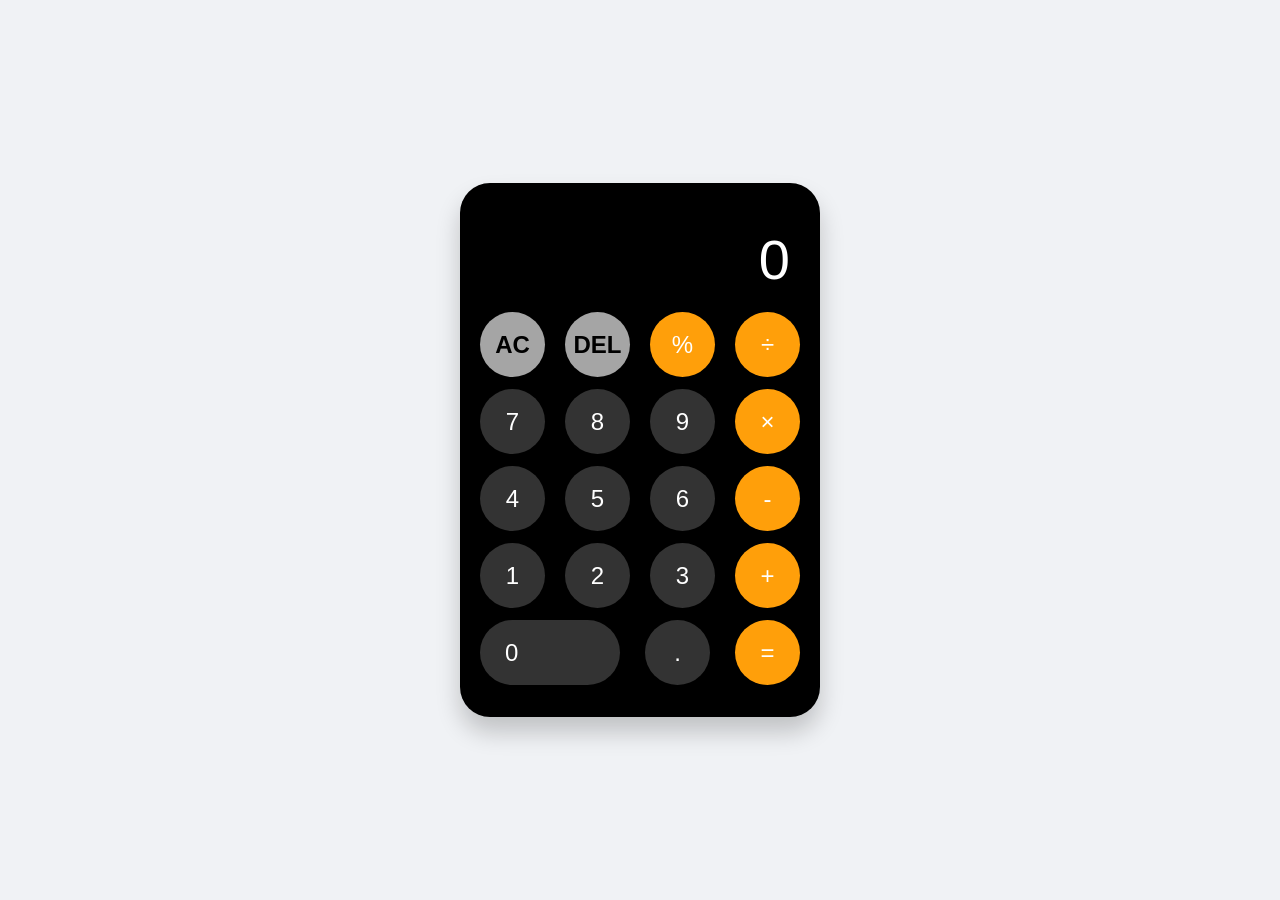
<file: Calculator/index.html>
<!DOCTYPE html>
<html lang="en">
<head>
    <meta charset="UTF-8">
    <title>Basic Calculator</title>
    <link rel="stylesheet" href="Cal_Style.css">
</head>
<body>

    <div class="main-wrapper">
        <div class="calc-body">
            <div class="screen">
                <div id="prev-operand"></div>
                <div id="curr-operand">0</div>
            </div>

            <div class="calc-row">
                <button class="btn action-btn" onclick="clearDisplay()">AC</button>
                <button class="btn action-btn" onclick="deleteNumber()">DEL</button>
                <button class="btn operator-btn" onclick="chooseOperation('%')">%</button>
                <button class="btn operator-btn" onclick="chooseOperation('/')">÷</button>
            </div>
            
            <div class="calc-row">
                <button class="btn num-btn" onclick="appendNumber('7')">7</button>
                <button class="btn num-btn" onclick="appendNumber('8')">8</button>
                <button class="btn num-btn" onclick="appendNumber('9')">9</button>
                <button class="btn operator-btn" onclick="chooseOperation('*')">×</button>
            </div>

            <div class="calc-row">
                <button class="btn num-btn" onclick="appendNumber('4')">4</button>
                <button class="btn num-btn" onclick="appendNumber('5')">5</button>
                <button class="btn num-btn" onclick="appendNumber('6')">6</button>
                <button class="btn operator-btn" onclick="chooseOperation('-')">-</button>
            </div>

            <div class="calc-row">
                <button class="btn num-btn" onclick="appendNumber('1')">1</button>
                <button class="btn num-btn" onclick="appendNumber('2')">2</button>
                <button class="btn num-btn" onclick="appendNumber('3')">3</button>
                <button class="btn operator-btn" onclick="chooseOperation('+')">+</button>
            </div>

            <div class="calc-row">
                <button class="btn num-btn zero" onclick="appendNumber('0')">0</button>
                <button class="btn num-btn" onclick="appendNumber('.')">.</button>
                <button class="btn equal-btn" onclick="compute()">=</button>
            </div>
        </div>
    </div>

    <script src="Cal_Logic.js"></script>
</body>
</html>
</file>
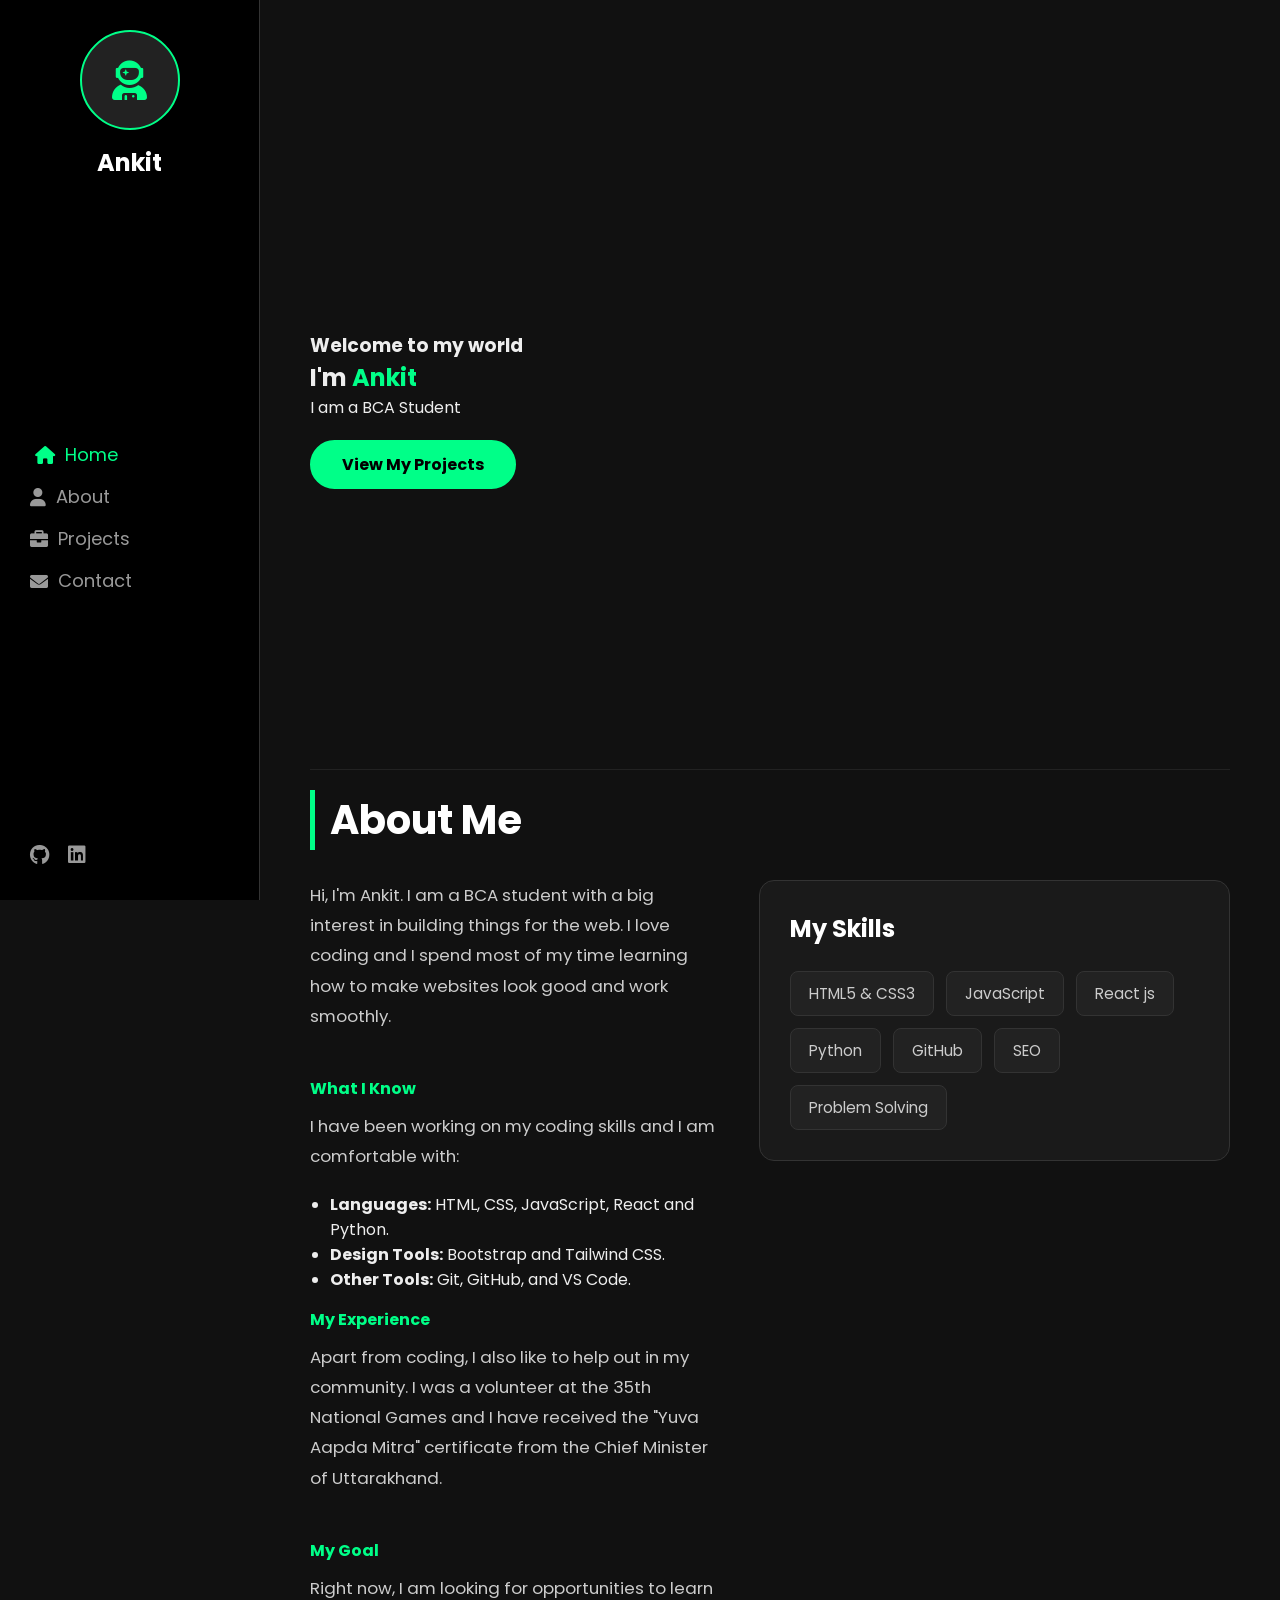
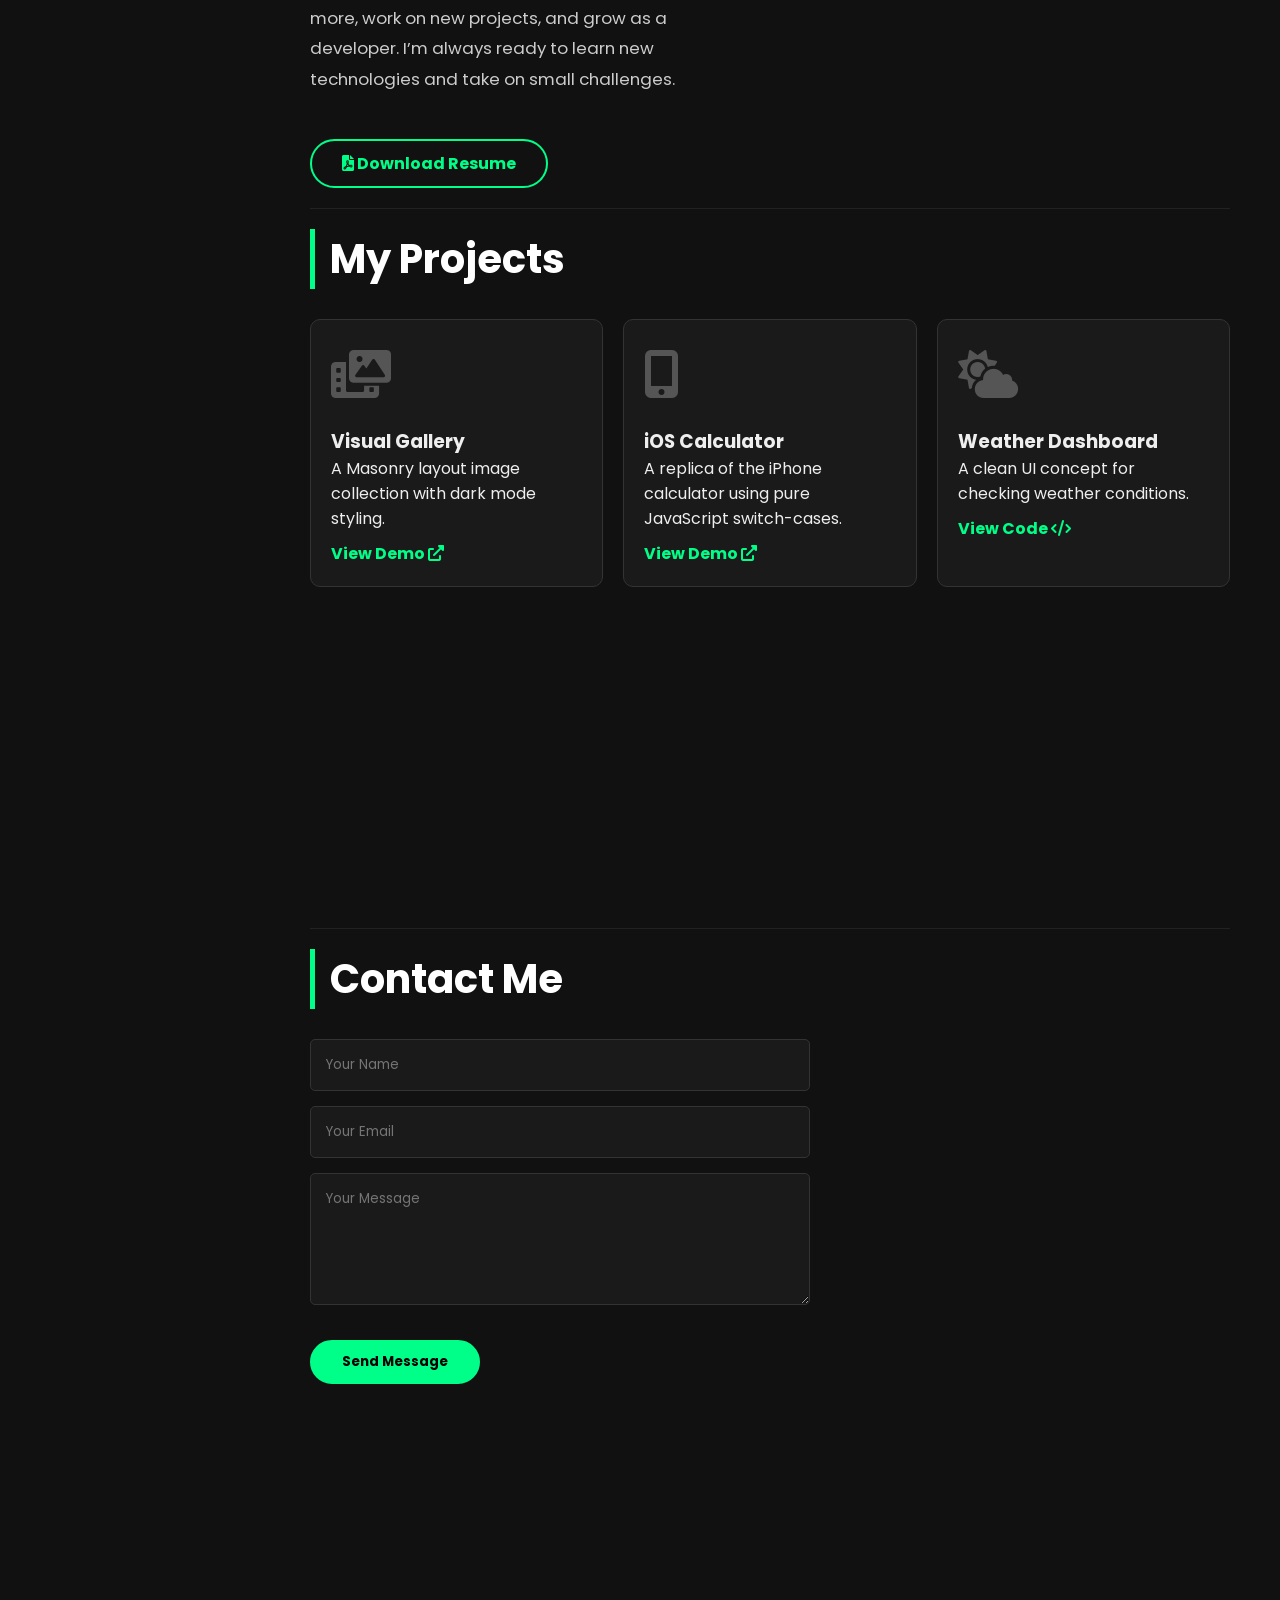
<file: CodeAlpha_PortfolioSite/index.html>
<!DOCTYPE html>
<html lang="en">
<head>
    <meta charset="UTF-8">
    <meta name="viewport" content="width=device-width, initial-scale=1.0">
    <title>Ankit | Student Portfolio</title>
    <link rel="stylesheet" href="Portfolio_Style.css">
    <link rel="stylesheet" href="https://cdnjs.cloudflare.com/ajax/libs/font-awesome/6.0.0/css/all.min.css">
</head>
<body>

    <header class="sidebar">
        <div class="profile">
            <div class="profile-img">
                <i class="fas fa-user-astronaut"></i>
            </div>
            <h2>Ankit</h2>
        </div>
        <nav>
            <ul>
                <li><a href="#home" class="active"><i class="fas fa-home"></i> Home</a></li>
                <li><a href="#about"><i class="fas fa-user"></i> About</a></li>
                <li><a href="#portfolio"><i class="fas fa-briefcase"></i> Projects</a></li>
                <li><a href="#contact"><i class="fas fa-envelope"></i> Contact</a></li>
            </ul>
        </nav>
        <div class="footer-social">
            <a href="Https://github.com/Bgankit"><i class="fab fa-github"></i></a>
            <a href="Https://www.linkedin.com/in/ankit-pokhriyal-365293246?utm_source=share&utm_campaign=share_via&utm_content=profile&utm_medium=android_app"><i class="fab fa-linkedin"></i></a>
        </div>
    </header>

    <main class="content">
        
        <section id="home" class="section home-section">
            <h3>Welcome to my world</h3>
            <h1>I'm <span class="text-highlight">Ankit</span></h1>
            <p>I am a <span class="typing-text"></span></p>
            <a href="#portfolio" class="btn">View My Projects</a>
        </section>

        <section id="about" class="section">
            <h2 class="heading">About Me</h2>
            
            <div class="about-flex-container">
                <div class="about-text">
                    <p>Hi, I'm Ankit. I am a BCA student with a big interest in building things for the web. I love coding and I spend most of my time learning how to make websites look good and work smoothly.</p>
                    
                    <br>
                    <h4>What I Know</h4>
                    <p>I have been working on my coding skills and I am comfortable with:</p>
                    <ul style="margin-left: 20px; margin-bottom: 15px;">
                        <li><strong>Languages:</strong> HTML, CSS, JavaScript, React and Python.</li>
                        <li><strong>Design Tools:</strong> Bootstrap and Tailwind CSS.</li>
                        <li><strong>Other Tools:</strong> Git, GitHub, and VS Code.</li>
                    </ul>
                    
                    <h4>My Experience</h4>
                    <p>Apart from coding, I also like to help out in my community. I was a volunteer at the 35th National Games and I have received the "Yuva Aapda Mitra" certificate from the Chief Minister of Uttarakhand.</p>
                    
                    <br>
                    <h4>My Goal</h4>
                    <p>Right now, I am looking for opportunities to learn more, work on new projects, and grow as a developer. I’m always ready to learn new technologies and take on small challenges.</p>
                    
                    <div class="resume-box" style="margin-top: 25px;">
                        <a href="ankit_resume_2026.pdf" target="_blank" class="btn outline-btn"><i class="fas fa-file-pdf"></i> Download Resume</a>
                    </div>
                </div>
                
                <div class="about-skills">
                    <h3>My Skills</h3>
                    <div class="skills-container">
                        <span class="skill-tag">HTML5 & CSS3</span>
                        <span class="skill-tag">JavaScript</span>
                        <span class="skill-tag">React js</span>
                        <span class="skill-tag">Python</span>
                        <span class="skill-tag">GitHub</span>
                        <span class="skill-tag">SEO</span>
                        <span class="skill-tag">Problem Solving</span>
                    </div>
                </div>
            </div>
        </section>

        <section id="portfolio" class="section">
            <h2 class="heading">My Projects</h2>
            <div class="gallery">
                
                <div class="work-item">
                    <div class="work-img">
                        <i class="fas fa-photo-video"></i>
                    </div>
                    <div class="work-info">
                        <h3>Visual Gallery</h3>
                        <p>A Masonry layout image collection with dark mode styling.</p>
                        <a href="friend-gallery/index.html" target="_blank">View Demo <i class="fas fa-external-link-alt"></i></a>
                    </div>
                </div>

                <div class="work-item">
                    <div class="work-img">
                        <i class="fas fa-mobile-alt"></i>
                    </div>
                    <div class="work-info">
                        <h3>iOS Calculator</h3>
                        <p>A replica of the iPhone calculator using pure JavaScript switch-cases.</p>
                        <a href="friend-calc/index.html" target="_blank">View Demo <i class="fas fa-external-link-alt"></i></a>
                    </div>
                </div>

                <div class="work-item">
                    <div class="work-img">
                        <i class="fas fa-cloud-sun"></i>
                    </div>
                    <div class="work-info">
                        <h3>Weather Dashboard</h3>
                        <p>A clean UI concept for checking weather conditions.</p>
                        <a href="#">View Code <i class="fas fa-code"></i></a>
                    </div>
                </div>

            </div>
        </section>

        <section id="contact" class="section">
            <h2 class="heading">Contact Me</h2>
            <form class="contact-form">
                <input type="text" class="input-field" placeholder="Your Name" required>
                <input type="email" class="input-field" placeholder="Your Email" required>
                <textarea class="input-field textarea" placeholder="Your Message" rows="5" required></textarea>
                <button type="submit" class="btn">Send Message</button>
            </form>
        </section>

    </main>

    <script src="Portfolio_Logic.js"></script>
</body>
</html>
</file>
<file: Calculator/Cal_Style.css>
body {
    background-color: #f0f2f5; /* Light background */
    display: flex;
    justify-content: center;
    align-items: center;
    height: 100vh;
    margin: 0;
    font-family: Arial, sans-serif;
}

.calc-body {
    background-color: #000;
    width: 320px;
    padding: 20px;
    border-radius: 30px;
    box-shadow: 0px 15px 25px rgba(0,0,0,0.2);
}

.screen {
    background-color: #000;
    color: white;
    text-align: right;
    margin-bottom: 20px;
    padding-right: 10px;
    word-wrap: break-word;
    word-break: break-all;
}

#prev-operand {
    font-size: 1.2rem;
    color: rgba(255, 255, 255, 0.6);
    min-height: 24px;
}

#curr-operand {
    font-size: 3.5rem;
    font-weight: 300;
}

.calc-row {
    display: flex;
    justify-content: space-between;
    margin-bottom: 12px;
}

/* Button generic styles */
.btn {
    height: 65px;
    width: 65px;
    border-radius: 50%; /* Makes buttons round */
    border: none;
    font-size: 1.5rem;
    cursor: pointer;
    transition: filter 0.2s;
}

.btn:active {
    filter: brightness(120%);
}

/* Number Buttons (Dark Grey) */
.num-btn {
    background-color: #333;
    color: white;
}

/* Action Buttons (Light Grey - AC, DEL) */
.action-btn {
    background-color: #a5a5a5;
    color: black;
    font-weight: bold;
}

/* Operator Buttons (Orange) */
.operator-btn, .equal-btn {
    background-color: #ff9f0a;
    color: white;
}

/* Zero button styling (Wide) */
.zero {
    width: 140px; /* Double width */
    border-radius: 40px;
    text-align: left;
    padding-left: 25px;
}
</file>
<file: CodeAlpha_PortfolioSite/Portfolio_Style.css>
@import url('https://fonts.googleapis.com/css2?family=Poppins:wght@300;400;600&display=swap');

* {
    margin: 0;
    padding: 0;
    box-sizing: border-box;
    font-family: 'Poppins', sans-serif;
    scroll-behavior: smooth;
}

body {
    background-color: #111;
    color: #eee;
    display: flex; 
    min-height: 100vh;
}

/* Sidebar Styling */
.sidebar {
    width: 260px;
    background-color: #000;
    position: fixed;
    height: 100%;
    border-right: 1px solid #333;
    display: flex;
    flex-direction: column;
    justify-content: space-between;
    padding: 30px;
    z-index: 100;
}

.profile { text-align: center; }

.profile-img {
    width: 100px; height: 100px;
    background: #222; border-radius: 50%;
    margin: 0 auto 15px; display: flex;
    align-items: center; justify-content: center;
    font-size: 40px; color: #00ff88; 
    border: 2px solid #00ff88;
}

.sidebar h2 { color: #fff; }

.sidebar nav ul { list-style: none; margin-top: 30px; }
.sidebar nav ul li { margin: 15px 0; }

.sidebar nav ul li a {
    text-decoration: none; color: #999;
    font-size: 18px; transition: 0.3s;
    display: flex; align-items: center; gap: 10px;
}

.sidebar nav ul li a:hover, .sidebar nav ul li a.active {
    color: #00ff88; transform: translateX(5px);
}

.footer-social a {
    color: #999; margin-right: 15px;
    font-size: 20px; transition: 0.3s;
}

.footer-social a:hover { color: #00ff88; }

/* Main Content Styling */
.content {
    margin-left: 260px; 
    width: 100%; padding: 50px;
}

.section {
    min-height: 80vh; padding: 20px 0;
    border-bottom: 1px solid #222;
}

.heading {
    font-size: 2.5rem; margin-bottom: 30px;
    color: #fff; border-left: 5px solid #00ff88;
    padding-left: 15px;
}

/* Home Section */
.home-section {
    display: flex; flex-direction: column;
    justify-content: center;
}

.text-highlight { color: #00ff88; }

/* Buttons */
.btn {
    display: inline-block; margin-top: 20px;
    padding: 10px 30px; background: #00ff88;
    color: #000; text-decoration: none;
    font-weight: bold; border-radius: 30px;
    width: fit-content; transition: 0.3s;
    border: 2px solid #00ff88; cursor: pointer;
}

.btn:hover { box-shadow: 0 0 15px #00ff88; }

.outline-btn {
    background: transparent;
    color: #00ff88;
}

.outline-btn:hover {
    background: #00ff88;
    color: #000;
}

/* --- NEW ABOUT ME LAYOUT --- */
.about-flex-container {
    display: flex;
    flex-wrap: wrap;
    gap: 40px;
    align-items: flex-start; 
}

.about-text {
    flex: 1;
    min-width: 300px;
}

.about-text p {
    color: #ccc;
    line-height: 1.8;
    margin-bottom: 20px;
    font-size: 1.05rem;
}

.about-text h4 {
    color: #00ff88;
    margin-bottom: 10px;
}

.resume-box {
    margin-top: 30px;
}

/*Skills Box */
.about-skills {
    flex: 1;
    min-width: 300px;
    background: #1a1a1a;
    padding: 30px;
    border-radius: 15px;
    border: 1px solid #333;
}

.about-skills h3 {
    margin-bottom: 25px;
    color: #fff;
    font-size: 1.5rem;
}

.skills-container {
    display: flex;
    flex-wrap: wrap;
    gap: 12px;
}

/* Individual Skill Tag Design */
.skill-tag {
    background: #222;
    color: #ccc;
    padding: 10px 18px;
    border-radius: 8px;
    font-size: 0.95rem;
    border: 1px solid #333;
    transition: all 0.3s ease;
    cursor: default;
}

/* Hover effect on tags */
.skill-tag:hover {
    color: #000;
    background: #00ff88;
    border-color: #00ff88;
    transform: translateY(-3px);
    box-shadow: 0 5px 15px rgba(0, 255, 136, 0.2);
}

/* Portfolio Grid */
.gallery {
    display: grid;
    grid-template-columns: repeat(auto-fit, minmax(280px, 1fr));
    gap: 20px;
}

.work-item {
    background: #1a1a1a; padding: 20px;
    border-radius: 10px; transition: 0.3s;
    border: 1px solid #333;
}

.work-item:hover {
    transform: translateY(-5px); border-color: #00ff88;
}

.work-img { font-size: 3rem; color: #555; margin-bottom: 15px; }

.work-info a {
    color: #00ff88; text-decoration: none;
    font-weight: bold; margin-top: 10px;
    display: inline-block;
}

/* Contact Form */
.contact-form {
    display: flex; flex-direction: column;
    gap: 15px; max-width: 500px;
}

.input-field {
    padding: 15px; background: #1a1a1a;
    border: 1px solid #333; color: #fff;
    outline: none; border-radius: 5px;
}

.input-field:focus { border-color: #00ff88; }

/* Mobile Responsive */
@media (max-width: 768px) {
    body { flex-direction: column; }
    .sidebar { width: 100%; height: auto; position: relative; padding: 20px; }
    .content { margin-left: 0; padding: 30px; }
    .section { min-height: auto; }
}
</file>
